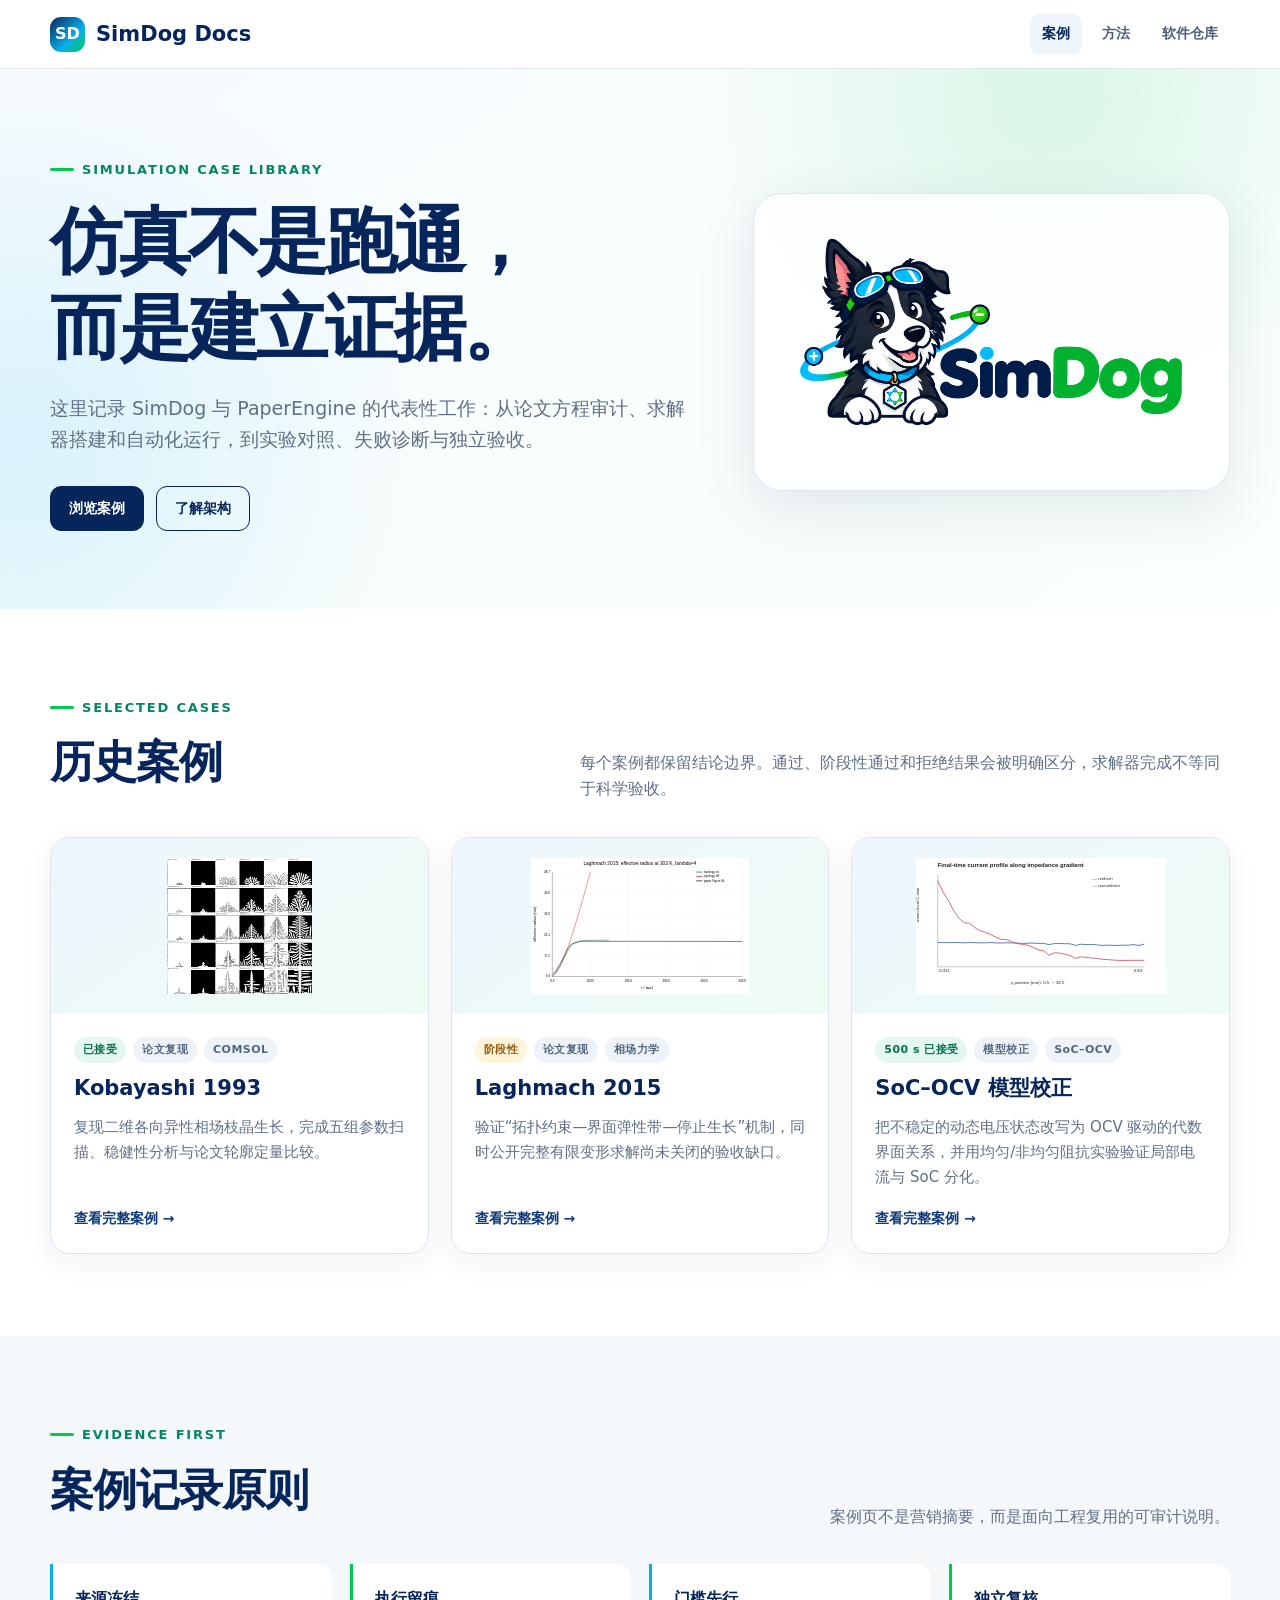
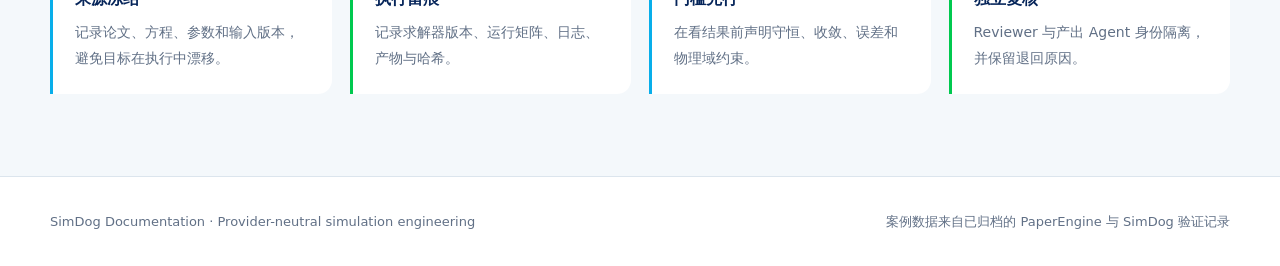
<file: docs/index.html>
<!doctype html>
<html lang="zh-CN">
<head>
  <meta charset="utf-8">
  <meta name="viewport" content="width=device-width, initial-scale=1">
  <meta name="description" content="SimDog 仿真案例库：论文复现、模型校正、自动化执行与独立验收。">
  <title>SimDog Documentation · 仿真案例库</title>
  <link rel="stylesheet" href="assets/site.css">
</head>
<body>
  <nav class="site-nav" aria-label="主导航">
    <div class="container nav-inner">
      <a class="brand" href="index.html"><span class="brand-mark">SD</span> SimDog Docs</a>
      <div class="nav-links">
        <a href="#cases" aria-current="page">案例</a>
        <a href="#method">方法</a>
        <a href="https://github.com/aoyang17/SimDog">软件仓库</a>
      </div>
    </div>
  </nav>

  <header class="hero">
    <div class="container hero-grid">
      <div>
        <span class="eyebrow">Simulation case library</span>
        <h1>仿真不是跑通，<br>而是建立证据。</h1>
        <p>这里记录 SimDog 与 PaperEngine 的代表性工作：从论文方程审计、求解器搭建和自动化运行，到实验对照、失败诊断与独立验收。</p>
        <div class="hero-actions">
          <a class="button primary" href="#cases">浏览案例</a>
          <a class="button" href="https://github.com/aoyang17/SimDog/blob/main/docs/architecture.md">了解架构</a>
        </div>
      </div>
      <div class="hero-logo" aria-label="SimDog logo">
        <img src="assets/simdog-logo.png" alt="SimDog">
      </div>
    </div>
  </header>

  <main>
    <section class="section" id="cases">
      <div class="container">
        <div class="section-head">
          <div>
            <span class="eyebrow">Selected cases</span>
            <h2>历史案例</h2>
          </div>
          <p>每个案例都保留结论边界。通过、阶段性通过和拒绝结果会被明确区分，求解器完成不等同于科学验收。</p>
        </div>

        <div class="case-grid">
          <a class="case-card" href="cases/kobayashi-1993.html">
            <div class="card-visual"><img src="assets/cases/kobayashi-fig7.png" alt="Kobayashi 1993 原论文与 COMSOL 枝晶形貌对比"></div>
            <div class="card-body">
              <div class="meta-row"><span class="status pass">已接受</span><span class="tag">论文复现</span><span class="tag">COMSOL</span></div>
              <h3>Kobayashi 1993</h3>
              <p>复现二维各向异性相场枝晶生长，完成五组参数扫描、稳健性分析与论文轮廓定量比较。</p>
              <span class="card-link">查看完整案例 →</span>
            </div>
          </a>

          <a class="case-card" href="cases/laghmach-2015.html">
            <div class="card-visual"><img src="assets/cases/laghmach-radius.svg" alt="Laghmach 2015 晶体半径演化与论文数据对比"></div>
            <div class="card-body">
              <div class="meta-row"><span class="status partial">阶段性</span><span class="tag">论文复现</span><span class="tag">相场力学</span></div>
              <h3>Laghmach 2015</h3>
              <p>验证“拓扑约束—界面弹性带—停止生长”机制，同时公开完整有限变形求解尚未关闭的验收缺口。</p>
              <span class="card-link">查看完整案例 →</span>
            </div>
          </a>

          <a class="case-card" href="cases/soc-ocv-correction.html">
            <div class="card-visual"><img src="assets/cases/distributed-ecm-profile.svg" alt="DistributedECM 均匀与非均匀阻抗下的局部倍率剖面"></div>
            <div class="card-body">
              <div class="meta-row"><span class="status pass">500 s 已接受</span><span class="tag">模型校正</span><span class="tag">SoC–OCV</span></div>
              <h3>SoC–OCV 模型校正</h3>
              <p>把不稳定的动态电压状态改写为 OCV 驱动的代数界面关系，并用均匀/非均匀阻抗实验验证局部电流与 SoC 分化。</p>
              <span class="card-link">查看完整案例 →</span>
            </div>
          </a>
        </div>
      </div>
    </section>

    <section class="section soft" id="method">
      <div class="container">
        <div class="section-head">
          <div>
            <span class="eyebrow">Evidence first</span>
            <h2>案例记录原则</h2>
          </div>
          <p>案例页不是营销摘要，而是面向工程复用的可审计说明。</p>
        </div>
        <div class="principles">
          <div class="principle"><strong>来源冻结</strong><span>记录论文、方程、参数和输入版本，避免目标在执行中漂移。</span></div>
          <div class="principle"><strong>执行留痕</strong><span>记录求解器版本、运行矩阵、日志、产物与哈希。</span></div>
          <div class="principle"><strong>门槛先行</strong><span>在看结果前声明守恒、收敛、误差和物理域约束。</span></div>
          <div class="principle"><strong>独立复核</strong><span>Reviewer 与产出 Agent 身份隔离，并保留退回原因。</span></div>
        </div>
      </div>
    </section>
  </main>

  <footer>
    <div class="container footer-inner">
      <span>SimDog Documentation · Provider-neutral simulation engineering</span>
      <span>案例数据来自已归档的 PaperEngine 与 SimDog 验证记录</span>
    </div>
  </footer>
</body>
</html>
</file>
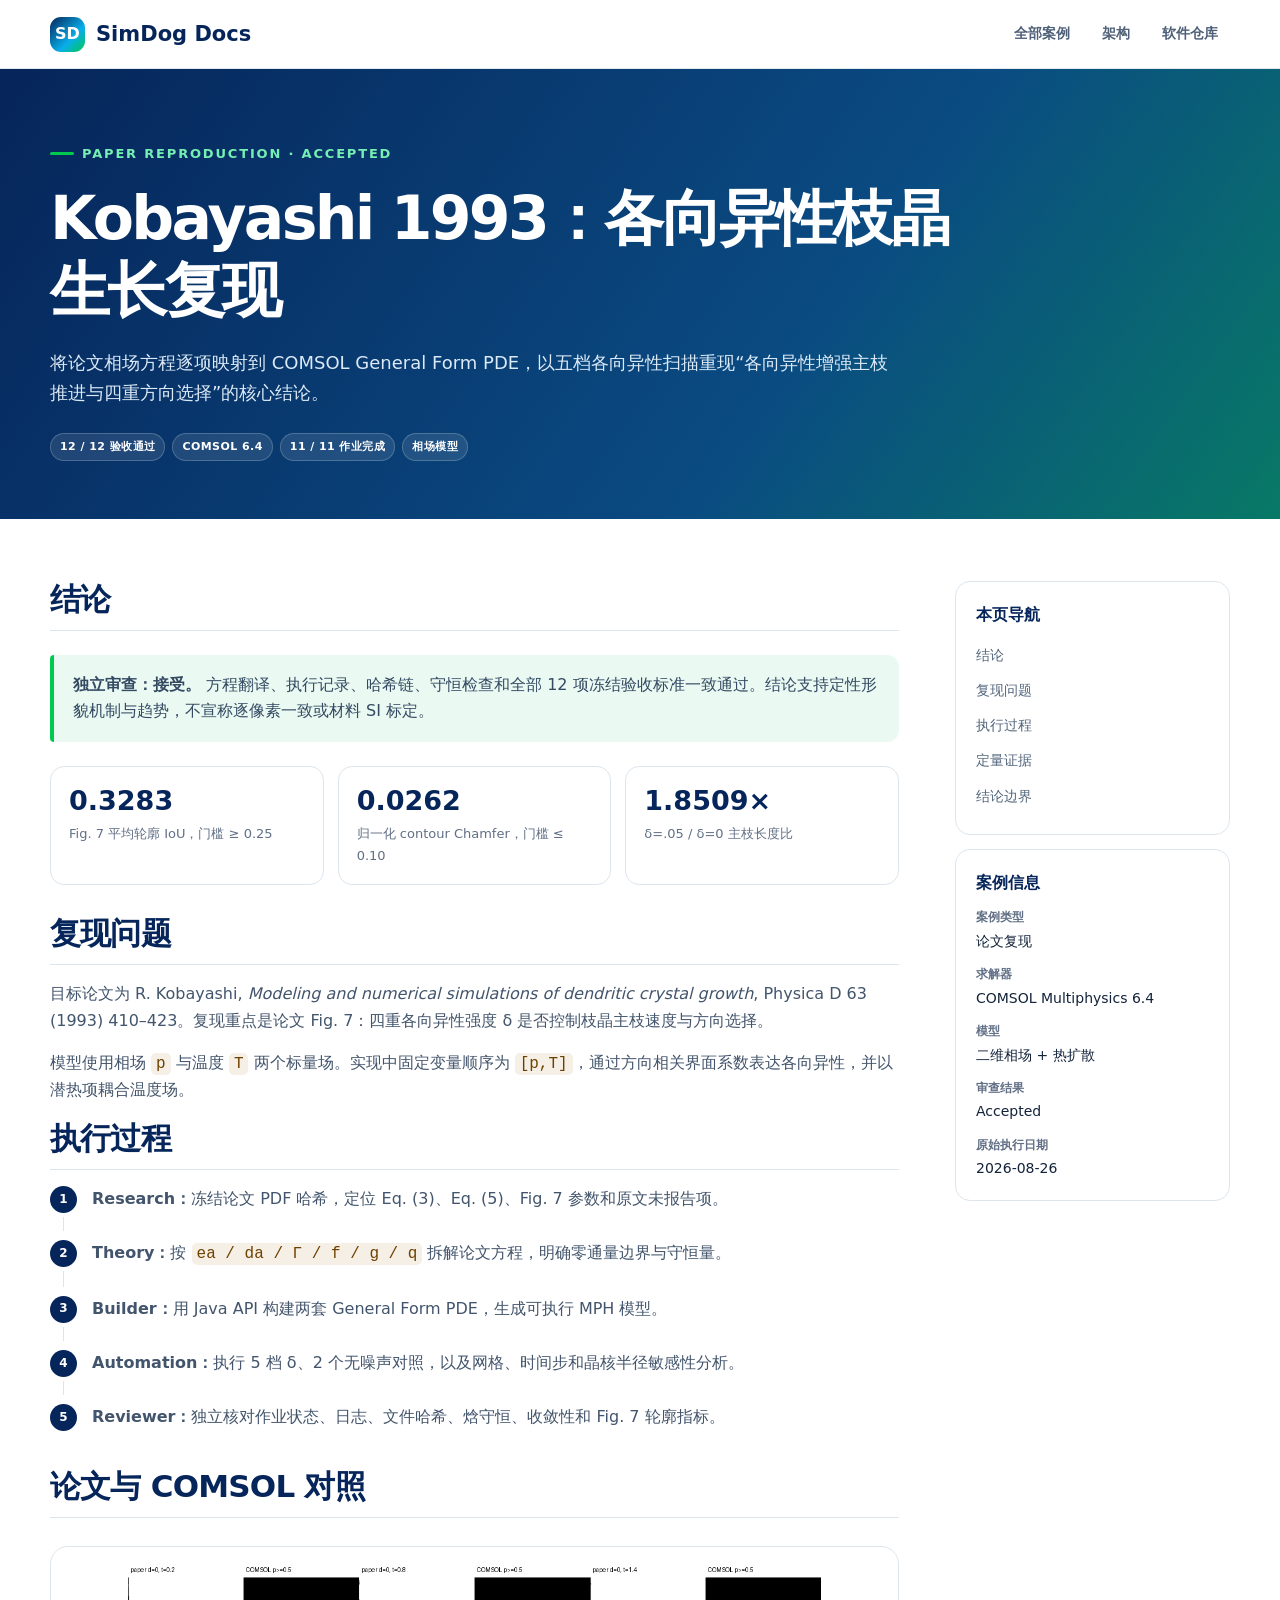
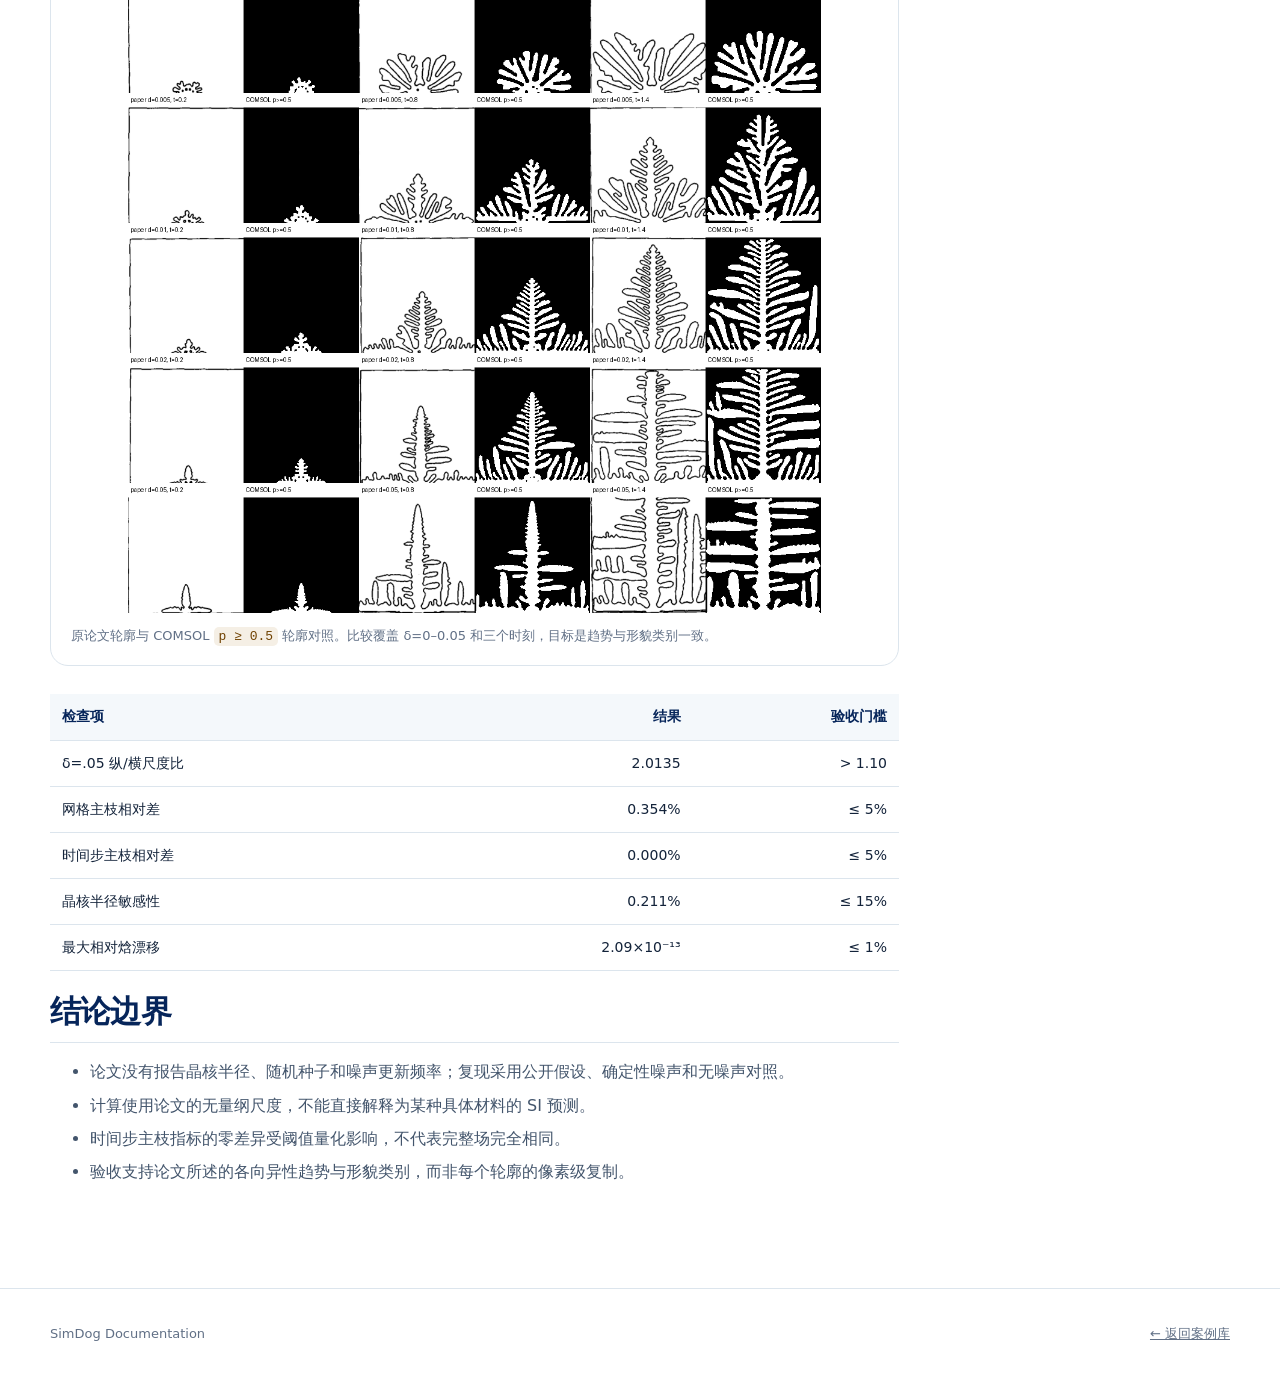
<file: docs/cases/kobayashi-1993.html>
<!doctype html>
<html lang="zh-CN">
<head>
  <meta charset="utf-8">
  <meta name="viewport" content="width=device-width, initial-scale=1">
  <meta name="description" content="Kobayashi 1993 各向异性枝晶生长 COMSOL 复现案例。">
  <title>Kobayashi 1993 论文复现 · SimDog Docs</title>
  <link rel="stylesheet" href="../assets/site.css">
</head>
<body>
  <nav class="site-nav" aria-label="主导航">
    <div class="container nav-inner">
      <a class="brand" href="../index.html"><span class="brand-mark">SD</span> SimDog Docs</a>
      <div class="nav-links"><a href="../index.html#cases">全部案例</a><a href="https://github.com/aoyang17/SimDog/blob/main/docs/architecture.md">架构</a><a href="https://github.com/aoyang17/SimDog">软件仓库</a></div>
    </div>
  </nav>

  <header class="case-hero">
    <div class="container">
      <span class="eyebrow">Paper reproduction · Accepted</span>
      <h1>Kobayashi 1993：各向异性枝晶生长复现</h1>
      <p>将论文相场方程逐项映射到 COMSOL General Form PDE，以五档各向异性扫描重现“各向异性增强主枝推进与四重方向选择”的核心结论。</p>
      <div class="meta-row"><span class="status">12 / 12 验收通过</span><span class="tag">COMSOL 6.4</span><span class="tag">11 / 11 作业完成</span><span class="tag">相场模型</span></div>
    </div>
  </header>

  <main class="container case-layout">
    <article class="case-content">
      <section id="outcome">
        <h2>结论</h2>
        <div class="callout pass"><strong>独立审查：接受。</strong> 方程翻译、执行记录、哈希链、守恒检查和全部 12 项冻结验收标准一致通过。结论支持定性形貌机制与趋势，不宣称逐像素一致或材料 SI 标定。</div>
        <div class="metric-grid">
          <div class="metric"><div class="value">0.3283</div><div class="label">Fig. 7 平均轮廓 IoU，门槛 ≥ 0.25</div></div>
          <div class="metric"><div class="value">0.0262</div><div class="label">归一化 contour Chamfer，门槛 ≤ 0.10</div></div>
          <div class="metric"><div class="value">1.8509×</div><div class="label">δ=.05 / δ=0 主枝长度比</div></div>
        </div>
      </section>

      <section id="question">
        <h2>复现问题</h2>
        <p>目标论文为 R. Kobayashi, <em>Modeling and numerical simulations of dendritic crystal growth</em>, Physica D 63 (1993) 410–423。复现重点是论文 Fig. 7：四重各向异性强度 δ 是否控制枝晶主枝速度与方向选择。</p>
        <p>模型使用相场 <code>p</code> 与温度 <code>T</code> 两个标量场。实现中固定变量顺序为 <code>[p,T]</code>，通过方向相关界面系数表达各向异性，并以潜热项耦合温度场。</p>
      </section>

      <section id="workflow">
        <h2>执行过程</h2>
        <ol class="workflow-list">
          <li><strong>Research：</strong>冻结论文 PDF 哈希，定位 Eq. (3)、Eq. (5)、Fig. 7 参数和原文未报告项。</li>
          <li><strong>Theory：</strong>按 <code>ea / da / Γ / f / g / q</code> 拆解论文方程，明确零通量边界与守恒量。</li>
          <li><strong>Builder：</strong>用 Java API 构建两套 General Form PDE，生成可执行 MPH 模型。</li>
          <li><strong>Automation：</strong>执行 5 档 δ、2 个无噪声对照，以及网格、时间步和晶核半径敏感性分析。</li>
          <li><strong>Reviewer：</strong>独立核对作业状态、日志、文件哈希、焓守恒、收敛性和 Fig. 7 轮廓指标。</li>
        </ol>
      </section>

      <section id="evidence">
        <h2>论文与 COMSOL 对照</h2>
        <figure class="evidence-figure">
          <img src="../assets/cases/kobayashi-fig7.png" alt="原论文 Fig. 7 与 COMSOL 相场轮廓对比">
          <figcaption>原论文轮廓与 COMSOL <code>p ≥ 0.5</code> 轮廓对照。比较覆盖 δ=0–0.05 和三个时刻，目标是趋势与形貌类别一致。</figcaption>
        </figure>
        <table>
          <thead><tr><th>检查项</th><th>结果</th><th>验收门槛</th></tr></thead>
          <tbody>
            <tr><td>δ=.05 纵/横尺度比</td><td>2.0135</td><td>&gt; 1.10</td></tr>
            <tr><td>网格主枝相对差</td><td>0.354%</td><td>≤ 5%</td></tr>
            <tr><td>时间步主枝相对差</td><td>0.000%</td><td>≤ 5%</td></tr>
            <tr><td>晶核半径敏感性</td><td>0.211%</td><td>≤ 15%</td></tr>
            <tr><td>最大相对焓漂移</td><td>2.09×10⁻¹³</td><td>≤ 1%</td></tr>
          </tbody>
        </table>
      </section>

      <section id="limits">
        <h2>结论边界</h2>
        <ul>
          <li>论文没有报告晶核半径、随机种子和噪声更新频率；复现采用公开假设、确定性噪声和无噪声对照。</li>
          <li>计算使用论文的无量纲尺度，不能直接解释为某种具体材料的 SI 预测。</li>
          <li>时间步主枝指标的零差异受阈值量化影响，不代表完整场完全相同。</li>
          <li>验收支持论文所述的各向异性趋势与形貌类别，而非每个轮廓的像素级复制。</li>
        </ul>
      </section>
    </article>

    <aside class="case-sidebar">
      <div class="side-card"><strong>本页导航</strong><a href="#outcome">结论</a><a href="#question">复现问题</a><a href="#workflow">执行过程</a><a href="#evidence">定量证据</a><a href="#limits">结论边界</a></div>
      <div class="side-card"><strong>案例信息</strong><dl class="definition-list"><dt>案例类型</dt><dd>论文复现</dd><dt>求解器</dt><dd>COMSOL Multiphysics 6.4</dd><dt>模型</dt><dd>二维相场 + 热扩散</dd><dt>审查结果</dt><dd>Accepted</dd><dt>原始执行日期</dt><dd>2026-08-26</dd></dl></div>
    </aside>
  </main>

  <footer><div class="container footer-inner"><span>SimDog Documentation</span><span><a href="../index.html">← 返回案例库</a></span></div></footer>
</body>
</html>
</file>
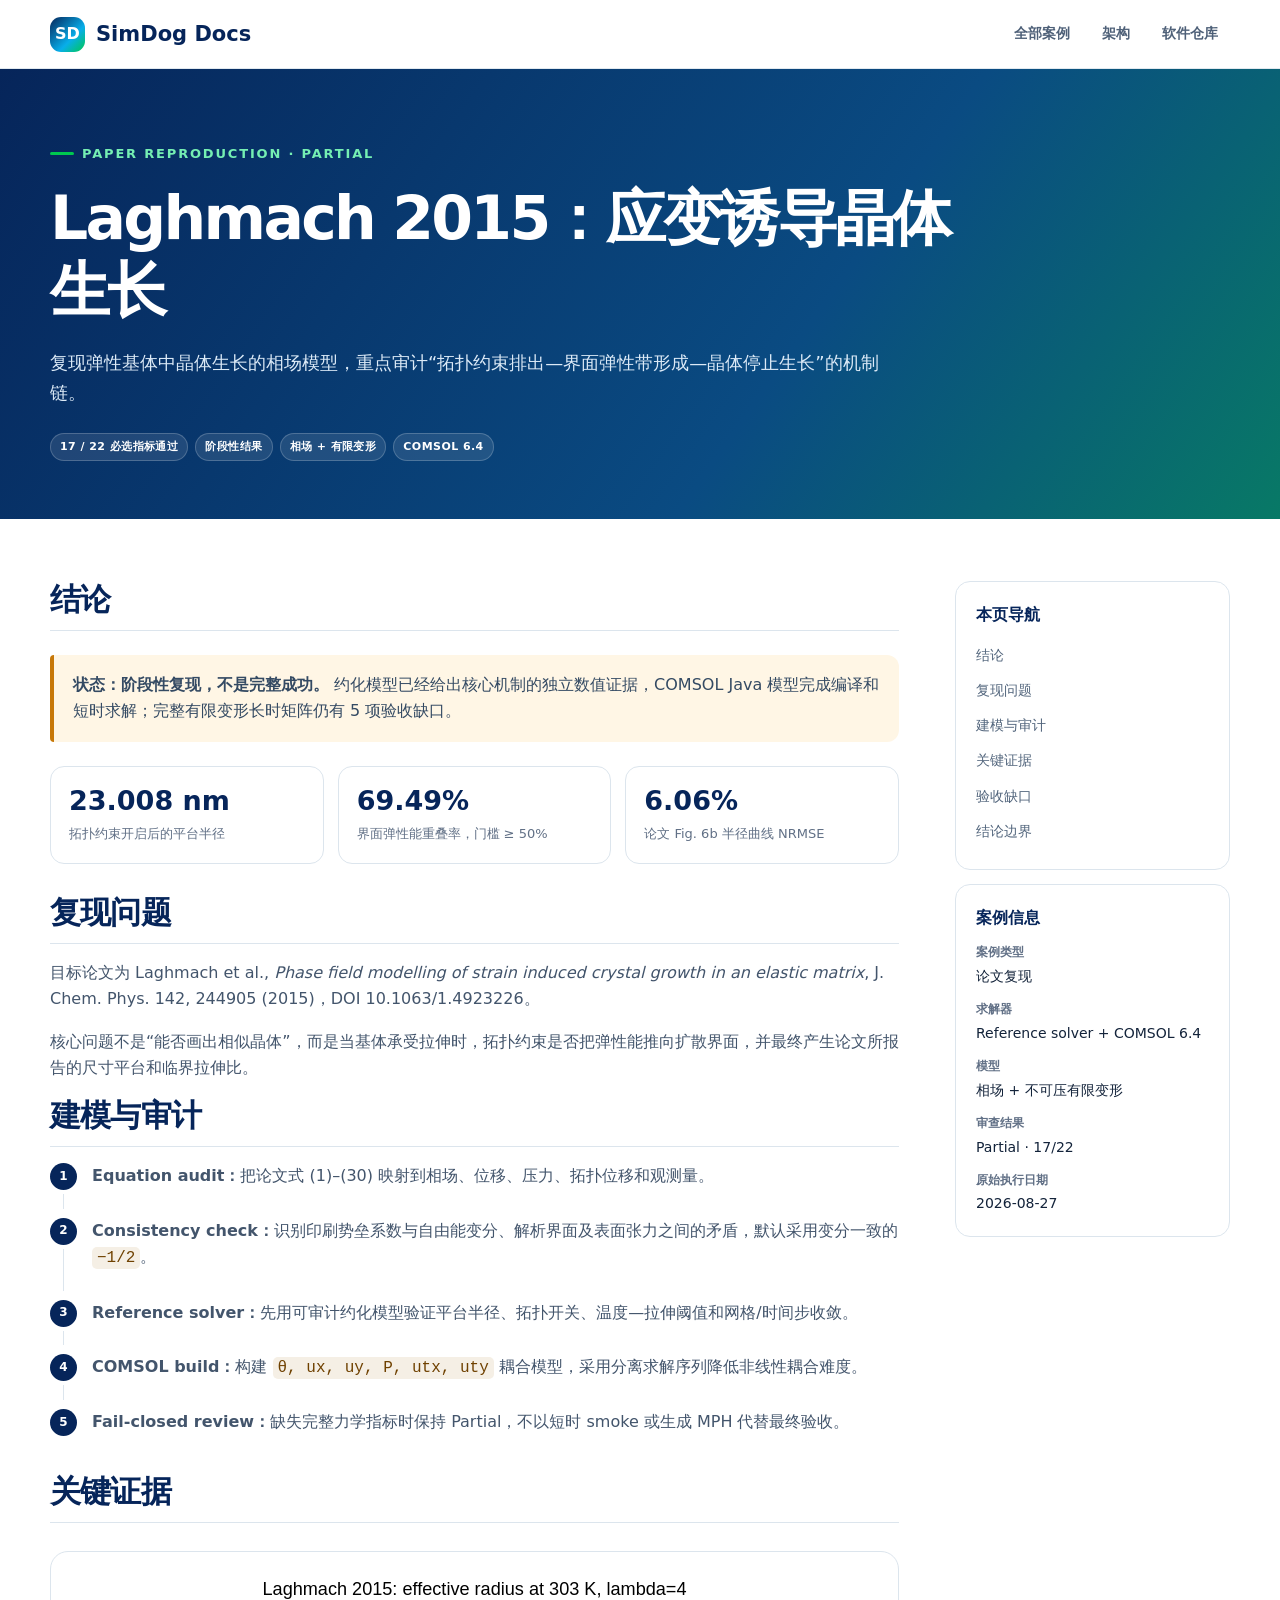
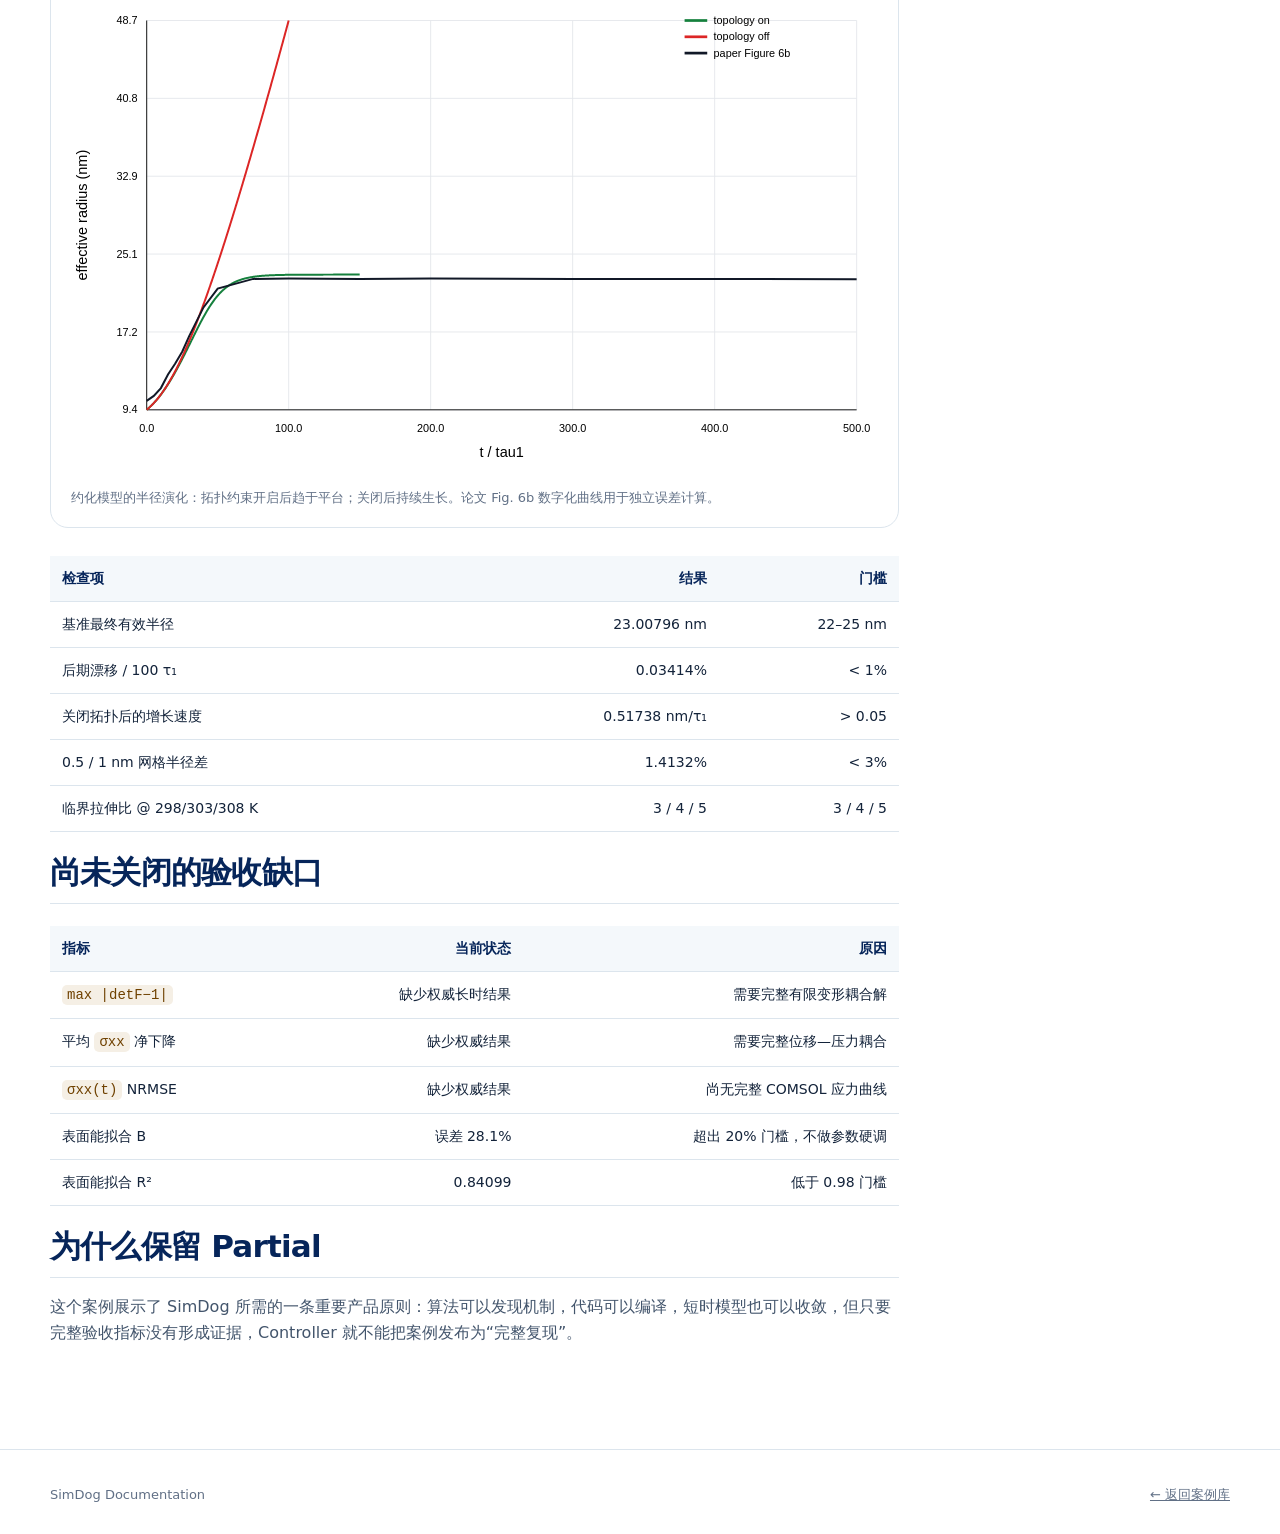
<file: docs/cases/laghmach-2015.html>
<!doctype html>
<html lang="zh-CN">
<head>
  <meta charset="utf-8">
  <meta name="viewport" content="width=device-width, initial-scale=1">
  <meta name="description" content="Laghmach 2015 应变诱导晶体生长相场复现案例。">
  <title>Laghmach 2015 阶段性论文复现 · SimDog Docs</title>
  <link rel="stylesheet" href="../assets/site.css">
</head>
<body>
  <nav class="site-nav" aria-label="主导航"><div class="container nav-inner"><a class="brand" href="../index.html"><span class="brand-mark">SD</span> SimDog Docs</a><div class="nav-links"><a href="../index.html#cases">全部案例</a><a href="https://github.com/aoyang17/SimDog/blob/main/docs/architecture.md">架构</a><a href="https://github.com/aoyang17/SimDog">软件仓库</a></div></div></nav>

  <header class="case-hero">
    <div class="container">
      <span class="eyebrow">Paper reproduction · Partial</span>
      <h1>Laghmach 2015：应变诱导晶体生长</h1>
      <p>复现弹性基体中晶体生长的相场模型，重点审计“拓扑约束排出—界面弹性带形成—晶体停止生长”的机制链。</p>
      <div class="meta-row"><span class="status">17 / 22 必选指标通过</span><span class="tag">阶段性结果</span><span class="tag">相场 + 有限变形</span><span class="tag">COMSOL 6.4</span></div>
    </div>
  </header>

  <main class="container case-layout">
    <article class="case-content">
      <section id="outcome">
        <h2>结论</h2>
        <div class="callout warn"><strong>状态：阶段性复现，不是完整成功。</strong> 约化模型已经给出核心机制的独立数值证据，COMSOL Java 模型完成编译和短时求解；完整有限变形长时矩阵仍有 5 项验收缺口。</div>
        <div class="metric-grid">
          <div class="metric"><div class="value">23.008 nm</div><div class="label">拓扑约束开启后的平台半径</div></div>
          <div class="metric"><div class="value">69.49%</div><div class="label">界面弹性能重叠率，门槛 ≥ 50%</div></div>
          <div class="metric"><div class="value">6.06%</div><div class="label">论文 Fig. 6b 半径曲线 NRMSE</div></div>
        </div>
      </section>

      <section id="question">
        <h2>复现问题</h2>
        <p>目标论文为 Laghmach et al., <em>Phase field modelling of strain induced crystal growth in an elastic matrix</em>, J. Chem. Phys. 142, 244905 (2015)，DOI 10.1063/1.4923226。</p>
        <p>核心问题不是“能否画出相似晶体”，而是当基体承受拉伸时，拓扑约束是否把弹性能推向扩散界面，并最终产生论文所报告的尺寸平台和临界拉伸比。</p>
      </section>

      <section id="workflow">
        <h2>建模与审计</h2>
        <ol class="workflow-list">
          <li><strong>Equation audit：</strong>把论文式 (1)–(30) 映射到相场、位移、压力、拓扑位移和观测量。</li>
          <li><strong>Consistency check：</strong>识别印刷势垒系数与自由能变分、解析界面及表面张力之间的矛盾，默认采用变分一致的 <code>−1/2</code>。</li>
          <li><strong>Reference solver：</strong>先用可审计约化模型验证平台半径、拓扑开关、温度—拉伸阈值和网格/时间步收敛。</li>
          <li><strong>COMSOL build：</strong>构建 <code>θ, ux, uy, P, utx, uty</code> 耦合模型，采用分离求解序列降低非线性耦合难度。</li>
          <li><strong>Fail-closed review：</strong>缺失完整力学指标时保持 Partial，不以短时 smoke 或生成 MPH 代替最终验收。</li>
        </ol>
      </section>

      <section id="evidence">
        <h2>关键证据</h2>
        <figure class="evidence-figure"><img src="../assets/cases/laghmach-radius.svg" alt="拓扑约束开启、关闭和论文图 6b 的晶体半径演化对比"><figcaption>约化模型的半径演化：拓扑约束开启后趋于平台；关闭后持续生长。论文 Fig. 6b 数字化曲线用于独立误差计算。</figcaption></figure>
        <table>
          <thead><tr><th>检查项</th><th>结果</th><th>门槛</th></tr></thead>
          <tbody>
            <tr><td>基准最终有效半径</td><td>23.00796 nm</td><td>22–25 nm</td></tr>
            <tr><td>后期漂移 / 100 τ₁</td><td>0.03414%</td><td>&lt; 1%</td></tr>
            <tr><td>关闭拓扑后的增长速度</td><td>0.51738 nm/τ₁</td><td>&gt; 0.05</td></tr>
            <tr><td>0.5 / 1 nm 网格半径差</td><td>1.4132%</td><td>&lt; 3%</td></tr>
            <tr><td>临界拉伸比 @ 298/303/308 K</td><td>3 / 4 / 5</td><td>3 / 4 / 5</td></tr>
          </tbody>
        </table>
      </section>

      <section id="gaps">
        <h2>尚未关闭的验收缺口</h2>
        <table>
          <thead><tr><th>指标</th><th>当前状态</th><th>原因</th></tr></thead>
          <tbody>
            <tr><td><code>max |detF−1|</code></td><td>缺少权威长时结果</td><td>需要完整有限变形耦合解</td></tr>
            <tr><td>平均 <code>σxx</code> 净下降</td><td>缺少权威结果</td><td>需要完整位移—压力耦合</td></tr>
            <tr><td><code>σxx(t)</code> NRMSE</td><td>缺少权威结果</td><td>尚无完整 COMSOL 应力曲线</td></tr>
            <tr><td>表面能拟合 B</td><td>误差 28.1%</td><td>超出 20% 门槛，不做参数硬调</td></tr>
            <tr><td>表面能拟合 R²</td><td>0.84099</td><td>低于 0.98 门槛</td></tr>
          </tbody>
        </table>
      </section>

      <section id="limits">
        <h2>为什么保留 Partial</h2>
        <p>这个案例展示了 SimDog 所需的一条重要产品原则：算法可以发现机制，代码可以编译，短时模型也可以收敛，但只要完整验收指标没有形成证据，Controller 就不能把案例发布为“完整复现”。</p>
      </section>
    </article>

    <aside class="case-sidebar">
      <div class="side-card"><strong>本页导航</strong><a href="#outcome">结论</a><a href="#question">复现问题</a><a href="#workflow">建模与审计</a><a href="#evidence">关键证据</a><a href="#gaps">验收缺口</a><a href="#limits">结论边界</a></div>
      <div class="side-card"><strong>案例信息</strong><dl class="definition-list"><dt>案例类型</dt><dd>论文复现</dd><dt>求解器</dt><dd>Reference solver + COMSOL 6.4</dd><dt>模型</dt><dd>相场 + 不可压有限变形</dd><dt>审查结果</dt><dd>Partial · 17/22</dd><dt>原始执行日期</dt><dd>2026-08-27</dd></dl></div>
    </aside>
  </main>

  <footer><div class="container footer-inner"><span>SimDog Documentation</span><span><a href="../index.html">← 返回案例库</a></span></div></footer>
</body>
</html>
</file>
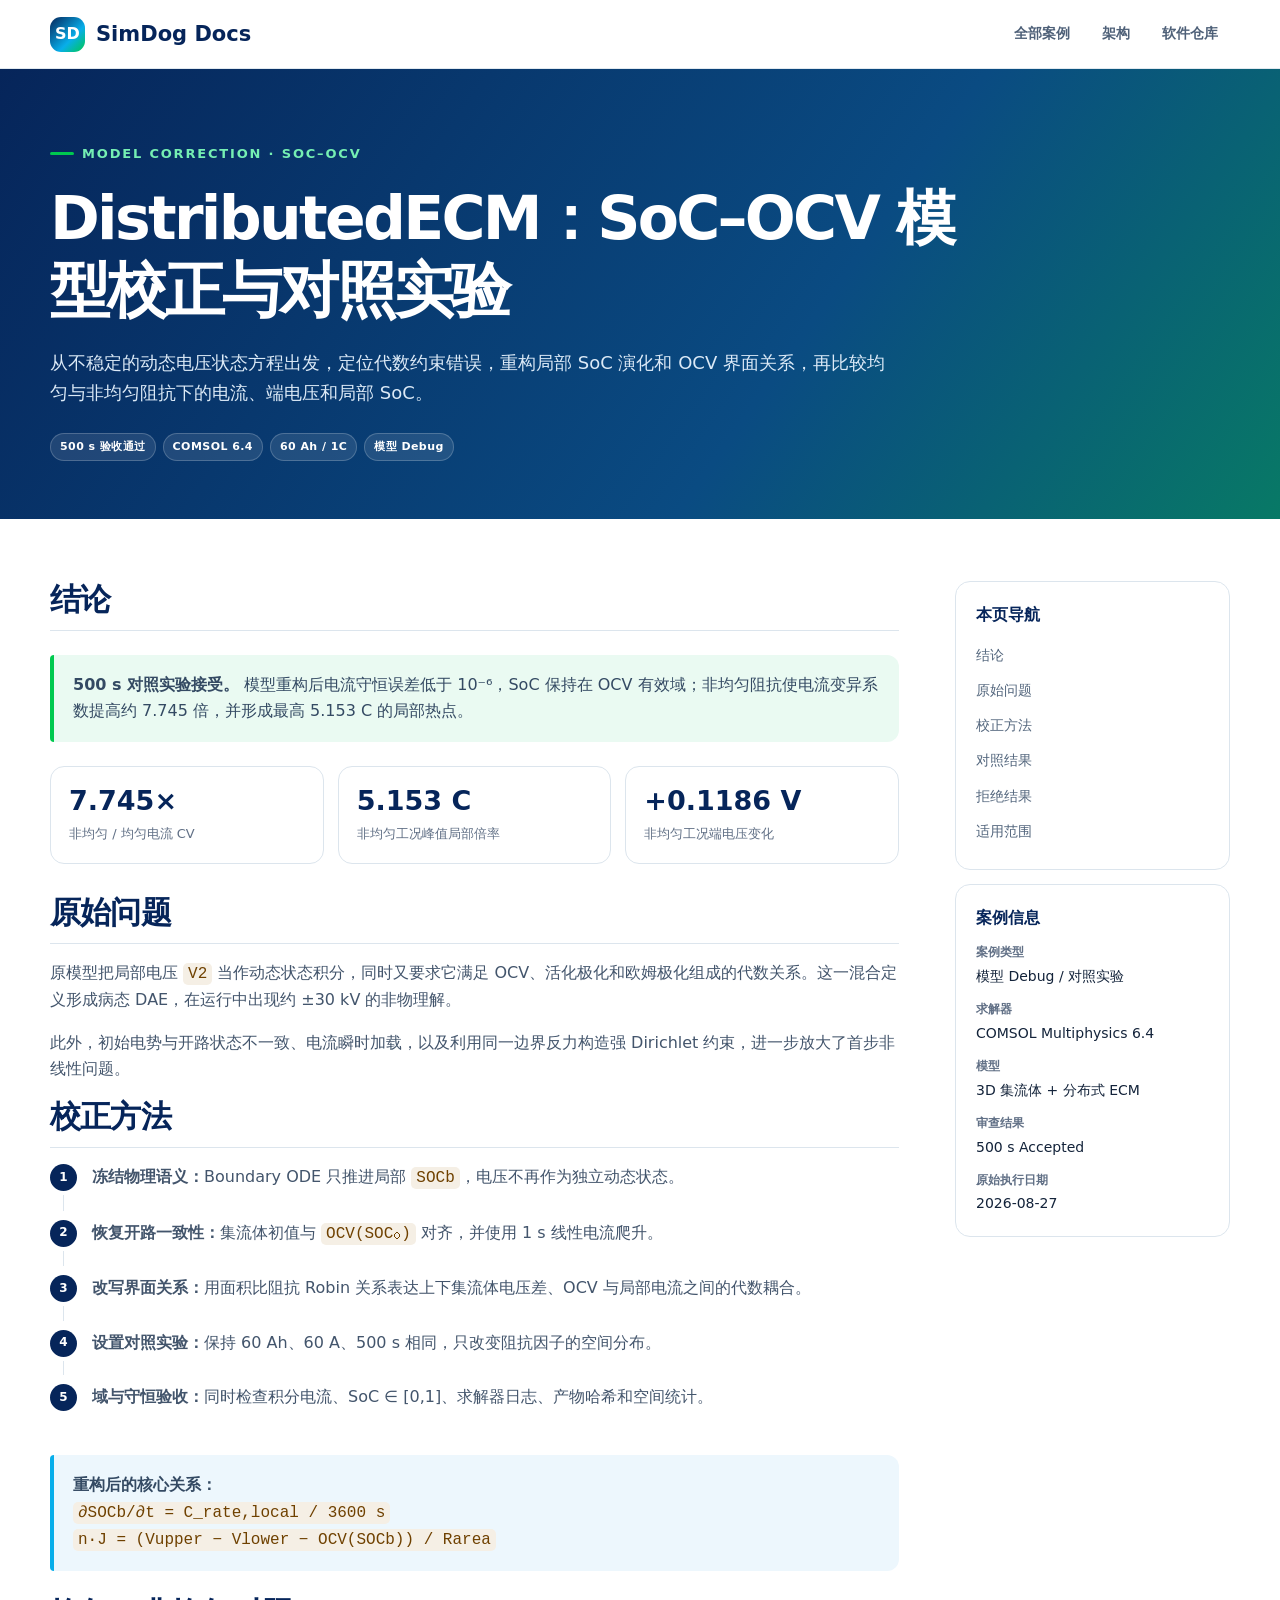
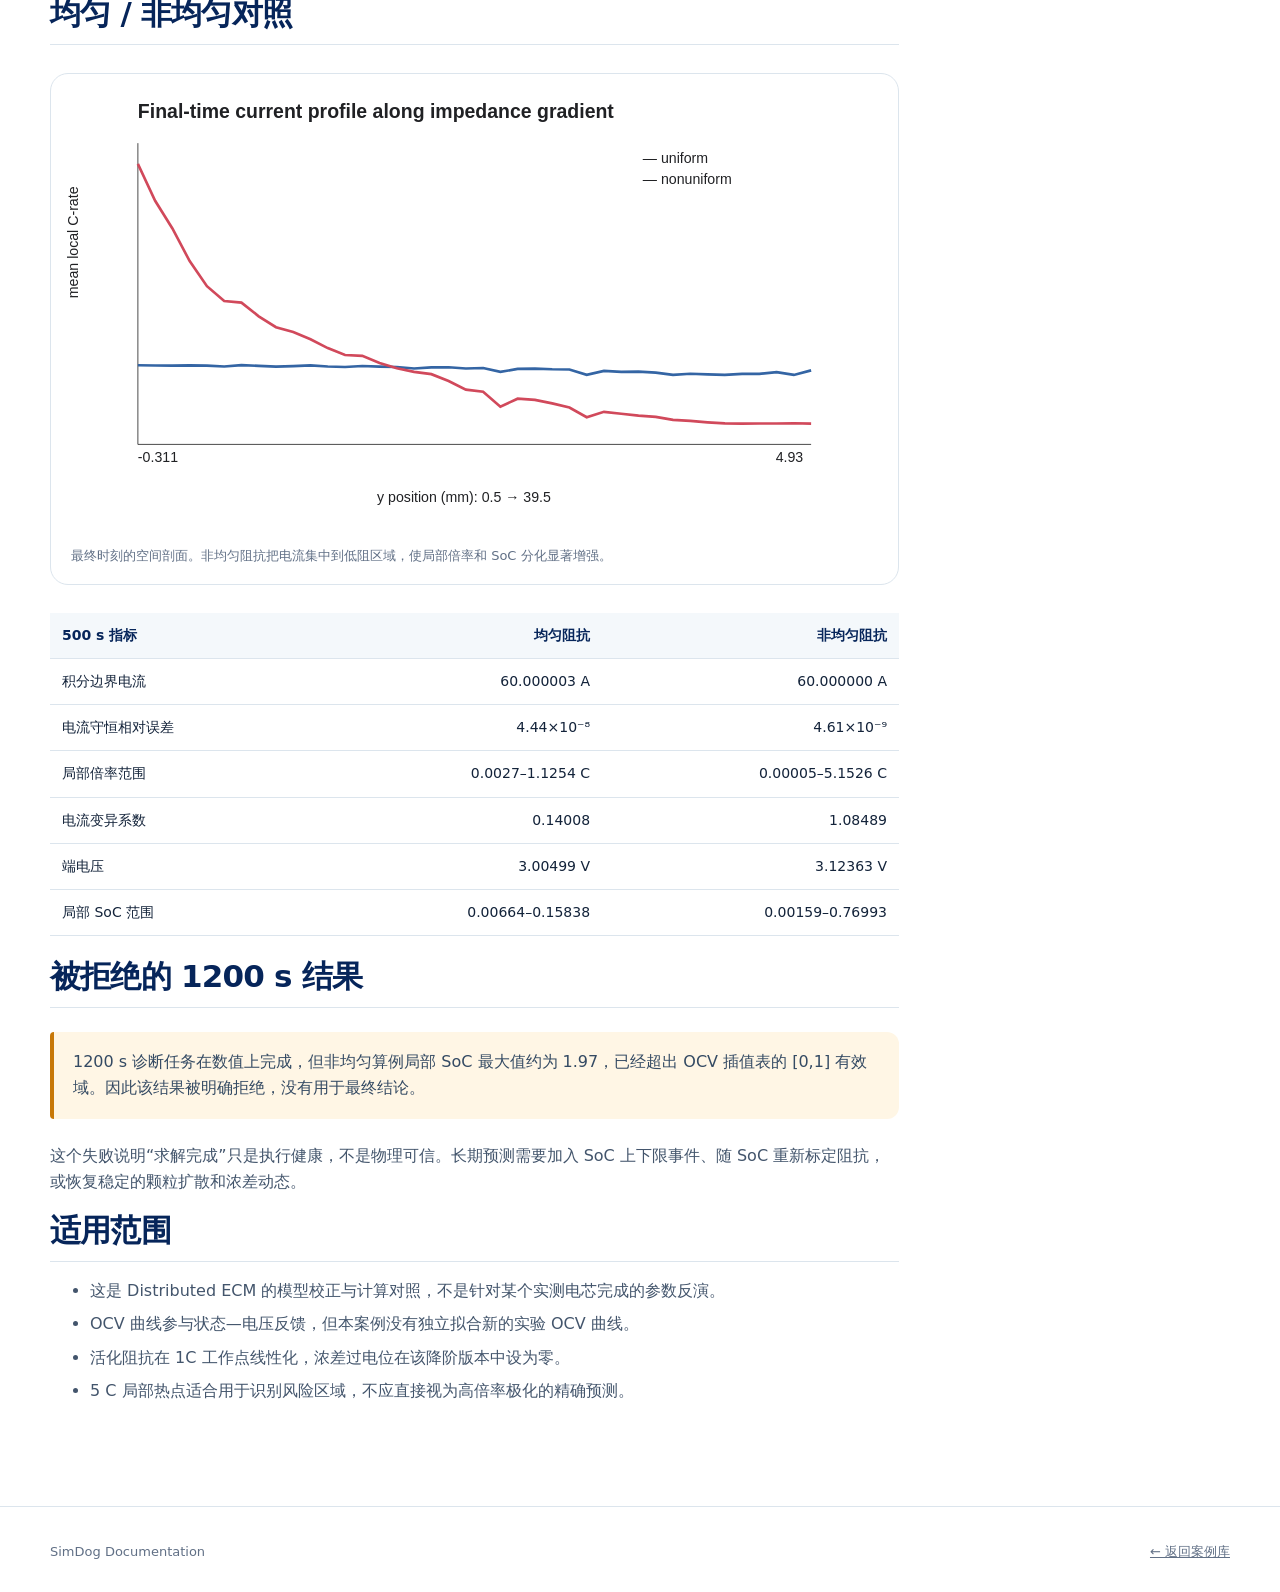
<file: docs/cases/soc-ocv-correction.html>
<!doctype html>
<html lang="zh-CN">
<head>
  <meta charset="utf-8">
  <meta name="viewport" content="width=device-width, initial-scale=1">
  <meta name="description" content="DistributedECM SoC–OCV 模型校正与均匀、非均匀阻抗对照实验。">
  <title>SoC–OCV 模型校正与对照实验 · SimDog Docs</title>
  <link rel="stylesheet" href="../assets/site.css">
</head>
<body>
  <nav class="site-nav" aria-label="主导航"><div class="container nav-inner"><a class="brand" href="../index.html"><span class="brand-mark">SD</span> SimDog Docs</a><div class="nav-links"><a href="../index.html#cases">全部案例</a><a href="https://github.com/aoyang17/SimDog/blob/main/docs/architecture.md">架构</a><a href="https://github.com/aoyang17/SimDog">软件仓库</a></div></div></nav>

  <header class="case-hero">
    <div class="container">
      <span class="eyebrow">Model correction · SoC–OCV</span>
      <h1>DistributedECM：SoC–OCV 模型校正与对照实验</h1>
      <p>从不稳定的动态电压状态方程出发，定位代数约束错误，重构局部 SoC 演化和 OCV 界面关系，再比较均匀与非均匀阻抗下的电流、端电压和局部 SoC。</p>
      <div class="meta-row"><span class="status">500 s 验收通过</span><span class="tag">COMSOL 6.4</span><span class="tag">60 Ah / 1C</span><span class="tag">模型 Debug</span></div>
    </div>
  </header>

  <main class="container case-layout">
    <article class="case-content">
      <section id="outcome">
        <h2>结论</h2>
        <div class="callout pass"><strong>500 s 对照实验接受。</strong> 模型重构后电流守恒误差低于 10⁻⁶，SoC 保持在 OCV 有效域；非均匀阻抗使电流变异系数提高约 7.745 倍，并形成最高 5.153 C 的局部热点。</div>
        <div class="metric-grid">
          <div class="metric"><div class="value">7.745×</div><div class="label">非均匀 / 均匀电流 CV</div></div>
          <div class="metric"><div class="value">5.153 C</div><div class="label">非均匀工况峰值局部倍率</div></div>
          <div class="metric"><div class="value">+0.1186 V</div><div class="label">非均匀工况端电压变化</div></div>
        </div>
      </section>

      <section id="problem">
        <h2>原始问题</h2>
        <p>原模型把局部电压 <code>V2</code> 当作动态状态积分，同时又要求它满足 OCV、活化极化和欧姆极化组成的代数关系。这一混合定义形成病态 DAE，在运行中出现约 ±30 kV 的非物理解。</p>
        <p>此外，初始电势与开路状态不一致、电流瞬时加载，以及利用同一边界反力构造强 Dirichlet 约束，进一步放大了首步非线性问题。</p>
      </section>

      <section id="correction">
        <h2>校正方法</h2>
        <ol class="workflow-list">
          <li><strong>冻结物理语义：</strong>Boundary ODE 只推进局部 <code>SOCb</code>，电压不再作为独立动态状态。</li>
          <li><strong>恢复开路一致性：</strong>集流体初值与 <code>OCV(SOC₀)</code> 对齐，并使用 1 s 线性电流爬升。</li>
          <li><strong>改写界面关系：</strong>用面积比阻抗 Robin 关系表达上下集流体电压差、OCV 与局部电流之间的代数耦合。</li>
          <li><strong>设置对照实验：</strong>保持 60 Ah、60 A、500 s 相同，只改变阻抗因子的空间分布。</li>
          <li><strong>域与守恒验收：</strong>同时检查积分电流、SoC ∈ [0,1]、求解器日志、产物哈希和空间统计。</li>
        </ol>
        <div class="callout"><strong>重构后的核心关系：</strong><br><code>∂SOCb/∂t = C_rate,local / 3600 s</code><br><code>n·J = (Vupper − Vlower − OCV(SOCb)) / Rarea</code></div>
      </section>

      <section id="evidence">
        <h2>均匀 / 非均匀对照</h2>
        <figure class="evidence-figure"><img src="../assets/cases/distributed-ecm-profile.svg" alt="均匀和非均匀阻抗算例的局部 C-rate 剖面对比"><figcaption>最终时刻的空间剖面。非均匀阻抗把电流集中到低阻区域，使局部倍率和 SoC 分化显著增强。</figcaption></figure>
        <table>
          <thead><tr><th>500 s 指标</th><th>均匀阻抗</th><th>非均匀阻抗</th></tr></thead>
          <tbody>
            <tr><td>积分边界电流</td><td>60.000003 A</td><td>60.000000 A</td></tr>
            <tr><td>电流守恒相对误差</td><td>4.44×10⁻⁸</td><td>4.61×10⁻⁹</td></tr>
            <tr><td>局部倍率范围</td><td>0.0027–1.1254 C</td><td>0.00005–5.1526 C</td></tr>
            <tr><td>电流变异系数</td><td>0.14008</td><td>1.08489</td></tr>
            <tr><td>端电压</td><td>3.00499 V</td><td>3.12363 V</td></tr>
            <tr><td>局部 SoC 范围</td><td>0.00664–0.15838</td><td>0.00159–0.76993</td></tr>
          </tbody>
        </table>
      </section>

      <section id="rejection">
        <h2>被拒绝的 1200 s 结果</h2>
        <div class="callout warn">1200 s 诊断任务在数值上完成，但非均匀算例局部 SoC 最大值约为 1.97，已经超出 OCV 插值表的 [0,1] 有效域。因此该结果被明确拒绝，没有用于最终结论。</div>
        <p>这个失败说明“求解完成”只是执行健康，不是物理可信。长期预测需要加入 SoC 上下限事件、随 SoC 重新标定阻抗，或恢复稳定的颗粒扩散和浓差动态。</p>
      </section>

      <section id="limits">
        <h2>适用范围</h2>
        <ul>
          <li>这是 Distributed ECM 的模型校正与计算对照，不是针对某个实测电芯完成的参数反演。</li>
          <li>OCV 曲线参与状态—电压反馈，但本案例没有独立拟合新的实验 OCV 曲线。</li>
          <li>活化阻抗在 1C 工作点线性化，浓差过电位在该降阶版本中设为零。</li>
          <li>5 C 局部热点适合用于识别风险区域，不应直接视为高倍率极化的精确预测。</li>
        </ul>
      </section>
    </article>

    <aside class="case-sidebar">
      <div class="side-card"><strong>本页导航</strong><a href="#outcome">结论</a><a href="#problem">原始问题</a><a href="#correction">校正方法</a><a href="#evidence">对照结果</a><a href="#rejection">拒绝结果</a><a href="#limits">适用范围</a></div>
      <div class="side-card"><strong>案例信息</strong><dl class="definition-list"><dt>案例类型</dt><dd>模型 Debug / 对照实验</dd><dt>求解器</dt><dd>COMSOL Multiphysics 6.4</dd><dt>模型</dt><dd>3D 集流体 + 分布式 ECM</dd><dt>审查结果</dt><dd>500 s Accepted</dd><dt>原始执行日期</dt><dd>2026-08-27</dd></dl></div>
    </aside>
  </main>

  <footer><div class="container footer-inner"><span>SimDog Documentation</span><span><a href="../index.html">← 返回案例库</a></span></div></footer>
</body>
</html>
</file>
<file: docs/assets/site.css>
:root {
  --navy: #06255a;
  --navy-2: #0d397d;
  --blue: #08aeea;
  --green: #00c94f;
  --ink: #13233a;
  --muted: #617086;
  --line: #dce5ed;
  --soft: #f4f8fb;
  --white: #ffffff;
  --amber: #c77808;
  --red: #b44141;
  --shadow: 0 18px 60px rgba(6, 37, 90, .10);
}

* { box-sizing: border-box; }
html { scroll-behavior: smooth; }
body {
  margin: 0;
  color: var(--ink);
  background: #fff;
  font-family: Inter, ui-sans-serif, system-ui, -apple-system, BlinkMacSystemFont,
    "Segoe UI", "Noto Sans SC", "Microsoft YaHei", sans-serif;
  line-height: 1.65;
}
a { color: inherit; }
img { max-width: 100%; }
code {
  padding: 2px 5px;
  border-radius: 5px;
  color: #6f4100;
  background: #f5efe5;
  font-family: "SFMono-Regular", Consolas, monospace;
  overflow-wrap: anywhere;
}
.container { width: min(1180px, calc(100% - 40px)); margin: 0 auto; }

.site-nav {
  position: sticky;
  z-index: 20;
  top: 0;
  border-bottom: 1px solid rgba(220, 229, 237, .85);
  background: rgba(255, 255, 255, .92);
  backdrop-filter: blur(16px);
}
.nav-inner {
  display: flex;
  min-height: 68px;
  align-items: center;
  justify-content: space-between;
  gap: 24px;
}
.brand {
  display: inline-flex;
  align-items: center;
  gap: 11px;
  color: var(--navy);
  font-size: 21px;
  font-weight: 850;
  text-decoration: none;
}
.brand-mark {
  display: grid;
  width: 35px;
  height: 35px;
  place-items: center;
  border-radius: 11px;
  color: #fff;
  background: linear-gradient(135deg, var(--navy), var(--blue) 62%, var(--green));
  font-size: 16px;
}
.nav-links { display: flex; align-items: center; gap: 8px; }
.nav-links a {
  padding: 8px 12px;
  border-radius: 9px;
  color: #4e6078;
  font-size: 14px;
  font-weight: 700;
  text-decoration: none;
}
.nav-links a:hover, .nav-links a[aria-current="page"] {
  color: var(--navy);
  background: #eef5fb;
}

.hero {
  position: relative;
  overflow: hidden;
  padding: 84px 0 78px;
  background:
    radial-gradient(circle at 82% 5%, rgba(0, 201, 79, .13), transparent 29%),
    radial-gradient(circle at 2% 70%, rgba(8, 174, 234, .13), transparent 30%),
    linear-gradient(145deg, #f7fbff, #f9fffb);
}
.hero-grid {
  display: grid;
  grid-template-columns: 1.15fr .85fr;
  align-items: center;
  gap: 58px;
}
.eyebrow {
  display: inline-flex;
  align-items: center;
  gap: 8px;
  margin-bottom: 18px;
  color: #058567;
  font-size: 13px;
  font-weight: 850;
  letter-spacing: .14em;
  text-transform: uppercase;
}
.eyebrow::before { content: ""; width: 24px; height: 3px; border-radius: 9px; background: var(--green); }
h1, h2, h3 { color: var(--navy); line-height: 1.2; }
h1 { margin: 0 0 22px; font-size: clamp(42px, 6vw, 72px); letter-spacing: -.045em; }
h2 { margin: 0 0 14px; font-size: clamp(30px, 4vw, 44px); letter-spacing: -.025em; }
h3 { margin: 0 0 8px; font-size: 21px; }
.hero p { max-width: 680px; margin: 0; color: var(--muted); font-size: 19px; }
.hero-actions { display: flex; flex-wrap: wrap; gap: 12px; margin-top: 30px; }
.button {
  display: inline-flex;
  min-height: 44px;
  align-items: center;
  justify-content: center;
  padding: 10px 18px;
  border: 1px solid var(--navy);
  border-radius: 11px;
  color: var(--navy);
  font-size: 14px;
  font-weight: 800;
  text-decoration: none;
}
.button.primary { color: #fff; background: var(--navy); }
.button:hover { transform: translateY(-1px); }
.hero-logo {
  padding: 24px;
  border: 1px solid rgba(220, 229, 237, .9);
  border-radius: 28px;
  background: rgba(255,255,255,.82);
  box-shadow: var(--shadow);
}

.section { padding: 82px 0; }
.section.soft { background: var(--soft); }
.section-head { display: flex; align-items: end; justify-content: space-between; gap: 30px; margin-bottom: 34px; }
.section-head p { max-width: 650px; margin: 0; color: var(--muted); }
.case-grid { display: grid; grid-template-columns: repeat(3, 1fr); gap: 22px; }
.case-card {
  display: flex;
  min-height: 390px;
  flex-direction: column;
  overflow: hidden;
  border: 1px solid var(--line);
  border-radius: 20px;
  background: #fff;
  box-shadow: 0 8px 30px rgba(6, 37, 90, .06);
  text-decoration: none;
  transition: transform .18s ease, box-shadow .18s ease;
}
.case-card:hover { transform: translateY(-4px); box-shadow: var(--shadow); }
.card-visual {
  display: flex;
  height: 176px;
  align-items: center;
  justify-content: center;
  padding: 20px;
  overflow: hidden;
  background: linear-gradient(145deg, #edf6ff, #effcf5);
}
.card-visual img { width: 100%; height: 100%; object-fit: contain; }
.card-visual.diagram { position: relative; }
.orbit { position: relative; width: 118px; height: 118px; border: 2px solid rgba(8,174,234,.35); border-radius: 50%; }
.orbit::before, .orbit::after { content: ""; position: absolute; border-radius: 50%; }
.orbit::before { width: 54px; height: 54px; left: 30px; top: 30px; background: var(--navy); box-shadow: 0 0 0 10px #fff; }
.orbit::after { width: 18px; height: 18px; right: -7px; top: 49px; background: var(--green); box-shadow: -116px 0 0 var(--blue); }
.card-body { display: flex; flex: 1; flex-direction: column; padding: 23px; }
.meta-row { display: flex; flex-wrap: wrap; gap: 7px; margin-bottom: 13px; }
.tag, .status {
  display: inline-flex;
  align-items: center;
  padding: 4px 9px;
  border-radius: 999px;
  background: #edf3f8;
  color: #52677d;
  font-size: 11px;
  font-weight: 800;
  letter-spacing: .04em;
}
.status.pass { color: #08704c; background: #e5f8ef; }
.status.partial { color: #92590b; background: #fff3d9; }
.card-body p { margin: 6px 0 18px; color: var(--muted); font-size: 15px; }
.card-link { margin-top: auto; color: var(--navy-2); font-size: 14px; font-weight: 850; }

.principles { display: grid; grid-template-columns: repeat(4, 1fr); gap: 18px; }
.principle { padding: 22px; border-left: 3px solid var(--blue); border-radius: 0 14px 14px 0; background: #fff; }
.principle:nth-child(even) { border-color: var(--green); }
.principle strong { display: block; color: var(--navy); margin-bottom: 6px; }
.principle span { color: var(--muted); font-size: 14px; }

/* Case pages */
.case-hero { padding: 68px 0 58px; color: #fff; background: linear-gradient(125deg, var(--navy), #0a4b82 62%, #087966); }
.case-hero .eyebrow { color: #75efb3; }
.case-hero h1 { max-width: 920px; color: #fff; font-size: clamp(38px, 5vw, 60px); }
.case-hero p { max-width: 850px; margin: 0; color: #dceaf7; font-size: 18px; }
.case-hero .meta-row { margin: 25px 0 0; }
.case-hero .tag, .case-hero .status { border: 1px solid rgba(255,255,255,.2); color: #fff; background: rgba(255,255,255,.1); }
.case-layout { display: grid; grid-template-columns: minmax(0, 1fr) 275px; gap: 56px; padding: 62px 0 86px; }
.case-content h2 { margin-top: 52px; padding-bottom: 12px; border-bottom: 1px solid var(--line); font-size: 31px; }
.case-content h2:first-child { margin-top: 0; }
.case-content p, .case-content li { color: #43556c; }
.case-content li { margin: 7px 0; }
.case-content table { width: 100%; margin: 22px 0; border-collapse: collapse; font-size: 14px; }
.case-content th, .case-content td { padding: 11px 12px; border-bottom: 1px solid var(--line); text-align: left; vertical-align: top; }
.case-content th { color: var(--navy); background: #f4f8fb; }
.case-content td:not(:first-child), .case-content th:not(:first-child) { text-align: right; font-variant-numeric: tabular-nums; }
.metric-grid { display: grid; grid-template-columns: repeat(3, 1fr); gap: 14px; margin: 22px 0 30px; }
.metric { padding: 18px; border: 1px solid var(--line); border-radius: 14px; background: #fff; }
.metric .value { color: var(--navy); font-size: 27px; font-weight: 850; line-height: 1.2; }
.metric .label { margin-top: 6px; color: var(--muted); font-size: 13px; }
.callout { margin: 24px 0; padding: 17px 19px; border-left: 4px solid var(--blue); border-radius: 4px 12px 12px 4px; background: #edf7fd; color: #344a63; }
.callout.pass { border-color: var(--green); background: #eafaf2; }
.callout.warn { border-color: var(--amber); background: #fff6e5; }
.evidence-figure { margin: 28px 0; padding: 16px; border: 1px solid var(--line); border-radius: 18px; background: #fff; }
.evidence-figure img { display: block; width: 100%; max-height: 650px; object-fit: contain; }
.evidence-figure figcaption { padding: 12px 4px 2px; color: var(--muted); font-size: 13px; }
.workflow-list { list-style: none; padding: 0; counter-reset: workflow; }
.workflow-list li { position: relative; padding: 0 0 21px 42px; counter-increment: workflow; }
.workflow-list li::before { content: counter(workflow); position: absolute; left: 0; top: 0; display: grid; width: 27px; height: 27px; place-items: center; border-radius: 50%; color: #fff; background: var(--navy); font-size: 12px; font-weight: 850; }
.workflow-list li:not(:last-child)::after { content: ""; position: absolute; left: 13px; top: 31px; bottom: 2px; width: 1px; background: var(--line); }
.case-sidebar { align-self: start; position: sticky; top: 94px; }
.side-card { padding: 20px; border: 1px solid var(--line); border-radius: 15px; background: #fff; }
.side-card + .side-card { margin-top: 14px; }
.side-card strong { display: block; margin-bottom: 10px; color: var(--navy); }
.side-card a { display: block; padding: 6px 0; color: #53667d; font-size: 14px; text-decoration: none; }
.side-card a:hover { color: var(--navy); }
.definition-list { margin: 0; }
.definition-list dt { margin-top: 12px; color: var(--muted); font-size: 12px; font-weight: 800; text-transform: uppercase; }
.definition-list dd { margin: 2px 0 0; color: var(--ink); font-size: 14px; }

footer { padding: 34px 0; border-top: 1px solid var(--line); color: var(--muted); font-size: 13px; }
.footer-inner { display: flex; justify-content: space-between; gap: 20px; }

@media (max-width: 900px) {
  .hero-grid, .case-layout { grid-template-columns: 1fr; }
  .hero-logo { display: none; }
  .case-grid { grid-template-columns: 1fr; }
  .case-card { min-height: 0; }
  .principles { grid-template-columns: repeat(2, 1fr); }
  .case-sidebar { position: static; }
}
@media (max-width: 640px) {
  .container { width: min(100% - 28px, 1180px); }
  .site-nav { position: static; }
  .nav-inner { min-height: 60px; }
  .nav-links a:not(:last-child) { display: none; }
  .hero, .section { padding: 58px 0; }
  .section-head { display: block; }
  .metric-grid, .principles { grid-template-columns: 1fr; }
  .case-content table { display: block; overflow-x: auto; }
  .footer-inner { display: block; }
}
</file>
